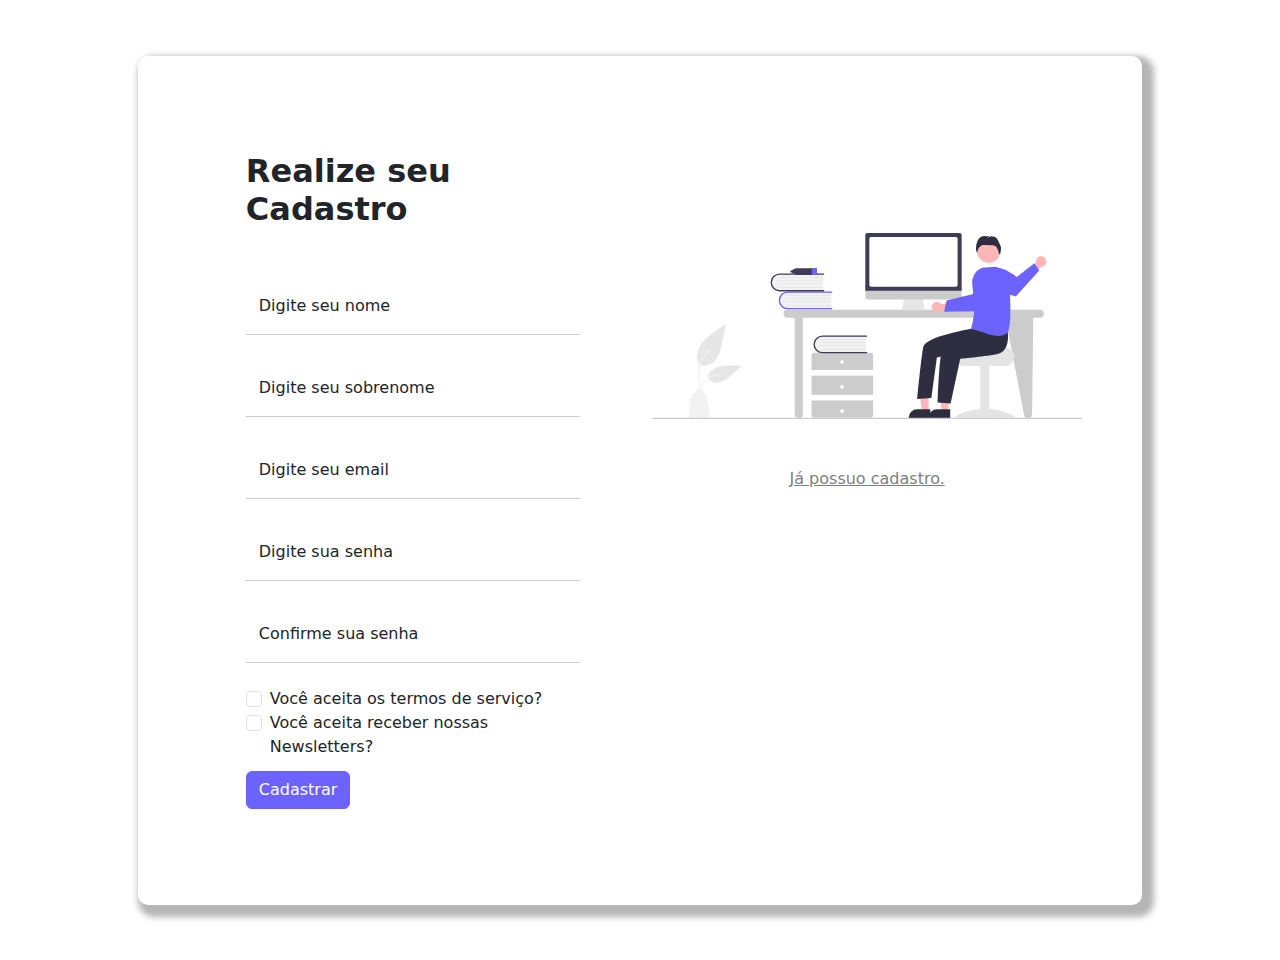
<file: index.html>
<!DOCTYPE html>
<html lang="en">
<head>
    <meta charset="UTF-8">
    <meta name="viewport" content="width=device-width, initial-scale=1.0">
    <link href="https://cdn.jsdelivr.net/npm/bootstrap@5.3.3/dist/css/bootstrap.min.css" rel="stylesheet" integrity="sha384-QWTKZyjpPEjISv5WaRU9OFeRpok6YctnYmDr5pNlyT2bRjXh0JMhjY6hW+ALEwIH" crossorigin="anonymous">
    <link rel="stylesheet" href="css/style.css">
    <title>Cadastro</title>
</head>
<body>

    <div class="container">
        <div class="row align-itens-center justify-content-center p-5">
            <div class="col-md-6">
                <h2 class="m-5">Realize seu Cadastro</h2>
                <form>
                    <div class="m-5 mt-0 mb-4 form-floating">
                        <input type="text" class="form-control" id="nome"  placeholder="Digite seu nome">
                        <label for="nome" class="form-label form-floating">Digite seu nome</label>
                    </div>
                    <div class="m-5 mt-0 mb-4 form-floating">
                        <input type="text" class="form-control" id="sobrenome" aria-describedby="emailHelp" placeholder="Digite seu sobrenome">
                        <label for="sobrenome" class="form-label form-floating">Digite seu sobrenome</label>
                    </div>
                    <div class="m-5 mt-0 mb-4 form-floating">
                        <input type="email" class="form-control" id="email" aria-describedby="emailHelp" placeholder="Digite seu email">
                        <label for="email" class="form-label form-floating">Digite seu email</label>
                    </div>
                    <div class="m-5 mt-0 mb-4 form-floating">
                        <input type="password" class="form-control" id="senha" placeholder="Digite sua senha">
                        <label for="senha" class="form-label form-floating">Digite sua senha</label>
                    </div>
                    <div class="m-5 mt-0 mb-4 form-floating">
                        <input type="password" class="form-control" id="senhaConfirma" placeholder="Confirme sua senha">
                        <label for="senhaConfirma" class="form-label form-floating">Confirme sua senha</label>
                    </div>
                    <div class="m-5 mb-1 mt-1 form-check">
                        <label for="servico" class="form-check-label ">Você aceita os termos de serviço?</label>
                        <input type="checkbox" class="form-check-input " id="servico">
                        <label for="servico" class="form-check-label">Você aceita receber nossas Newsletters?</label>
                        <input type="checkbox" class="form-check-input" id="newsletters">
                    </div>
                    <input type="submit" class="btn btn-primary m-5 mt-2" value="Cadastrar">
            </div>
            <div class="col-md-6">
                <img src="img/hello.svg" alt="Tela_Cadastro" class="mb-5" id="img_cadastro">     
                <p class="text-center"><a href="regist.html">Já possuo cadastro.</a></p>
                </form>

            </div>
        </div>
    </div>
    
</body>
</html>
</file>
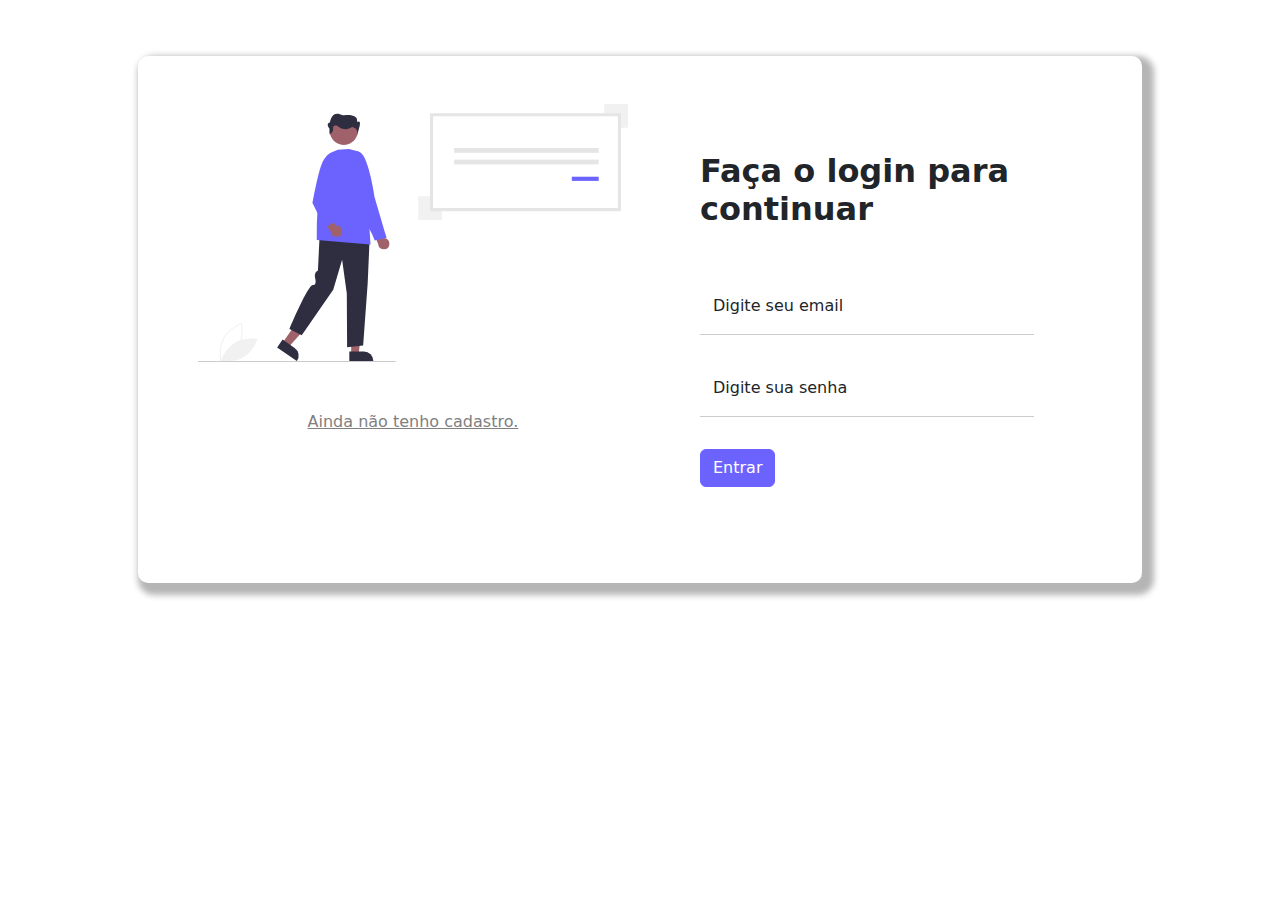
<file: regist.html>
<!DOCTYPE html>
<html lang="en">
<head>
    <meta charset="UTF-8">
    <meta name="viewport" content="width=device-width, initial-scale=1.0">
    <link href="https://cdn.jsdelivr.net/npm/bootstrap@5.3.3/dist/css/bootstrap.min.css" rel="stylesheet" integrity="sha384-QWTKZyjpPEjISv5WaRU9OFeRpok6YctnYmDr5pNlyT2bRjXh0JMhjY6hW+ALEwIH" crossorigin="anonymous">
    <link rel="stylesheet" href="css/style.css">
    <title>Login</title>
</head>
<body>
    <div class="container">
        <div class="row align-itens-center justify-content-center p-5">
            <div class="col-md-6">
                <img src="img/sign_in.svg" alt="Tela_Abertura" class="img-fluid">     
                <p class="text-center m-5"><a href="index.html">Ainda não tenho cadastro.</a></p>
            </div>
            <div class="col-md-6">
                <h2 class="m-5">Faça o login para continuar</h2>
                <form>
                    <div class="m-5 mt-0 mb-4 form-floating">
                        <input type="email" class="form-control" id="email" aria-describedby="emailHelp" placeholder="Digite seu email">
                        <label for="email" class="form-label form-floating">Digite seu email</label>
                    </div>
                    <div class="m-5 mt-0 mb-4 form-floating">
                        <input type="password" class="form-control" id="senha" placeholder="Digite sua senha">
                        <label for="senha" class="form-label form-floating">Digite sua senha</label>
                    </div>
                    <input type="submit" class="btn btn-primary m-5 mt-2" value="Entrar">
                </form>

            </div>
        </div>
    </div>
    
</body>
</html>
</file>
<file: css/style.css>
#img_cadastro{
    width: 100%;
    margin-top: 30%;
}

.row{
    border-radius: 10px;
    box-shadow: #b5b5b5 6px 6px 6px 6px;
    margin: 5%;
}

.form-control{
    border: none;
    border-bottom: 1px solid #ccc;
    border-radius: 0px;
   
}

h2{
    font-weight: 900;
}

a{
    color: gray;
}

.btn{
    background-color: #6c63ff;
    border-color: #6c63ff;
}
</file>
